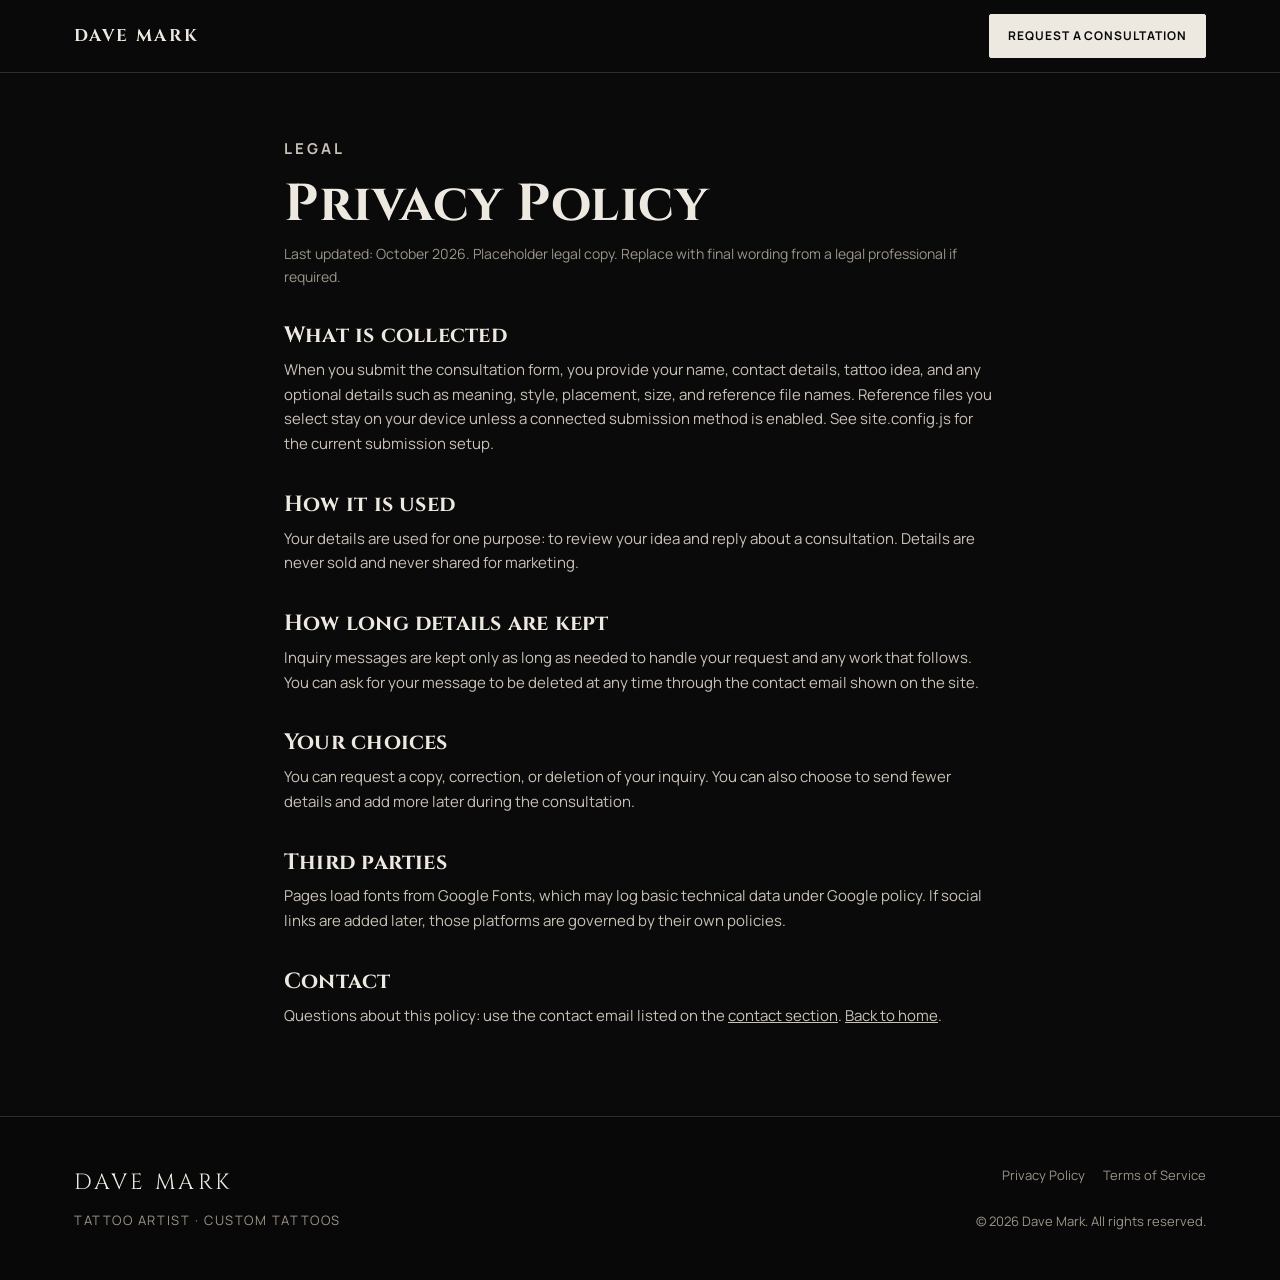
<file: privacy.html>
<!DOCTYPE html>
<html lang="en">
<head>
<meta charset="UTF-8" />
<meta name="viewport" content="width=device-width, initial-scale=1.0" />
<title>Privacy Policy · Dave Mark Tattoo Artist</title>
<meta name="description" content="Privacy policy for Dave Mark tattoo consultation inquiries. How inquiry details are handled." />
<link rel="icon" href="assets/dm-mark.svg" type="image/svg+xml" />
<link rel="preconnect" href="https://fonts.googleapis.com" />
<link rel="preconnect" href="https://fonts.gstatic.com" crossorigin />
<link href="https://fonts.googleapis.com/css2?family=Cinzel:wght@400;600&family=Manrope:wght@400;600&display=swap" rel="stylesheet" />
<link rel="stylesheet" href="styles.css" />
</head>
<body>
<a class="skip" href="#main">Skip to content</a>
<header class="site-header">
  <div class="wrap header-inner">
    <a href="index.html#home" class="brand" aria-label="Dave Mark home">
      <span class="brand-text"><span class="brand-name">DAVE MARK</span></span>
    </a>
    <div class="header-actions">
      <a href="index.html#consultation" class="btn btn-light btn-sm">Request a Consultation</a>
    </div>
  </div>
</header>
<main id="main">
  <div class="wrap legal">
    <p class="kicker">Legal</p>
    <h1>Privacy Policy</h1>
    <p class="updated">Last updated: October 2026. Placeholder legal copy. Replace with final wording from a legal professional if required.</p>
    <h2>What is collected</h2>
    <p>When you submit the consultation form, you provide your name, contact details, tattoo idea, and any optional details such as meaning, style, placement, size, and reference file names. Reference files you select stay on your device unless a connected submission method is enabled. See site.config.js for the current submission setup.</p>
    <h2>How it is used</h2>
    <p>Your details are used for one purpose: to review your idea and reply about a consultation. Details are never sold and never shared for marketing.</p>
    <h2>How long details are kept</h2>
    <p>Inquiry messages are kept only as long as needed to handle your request and any work that follows. You can ask for your message to be deleted at any time through the contact email shown on the site.</p>
    <h2>Your choices</h2>
    <p>You can request a copy, correction, or deletion of your inquiry. You can also choose to send fewer details and add more later during the consultation.</p>
    <h2>Third parties</h2>
    <p>Pages load fonts from Google Fonts, which may log basic technical data under Google policy. If social links are added later, those platforms are governed by their own policies.</p>
    <h2>Contact</h2>
    <p>Questions about this policy: use the contact email listed on the <a href="index.html#contact">contact section</a>. <a href="index.html#home">Back to home</a>.</p>
  </div>
</main>
<footer class="footer">
  <div class="wrap footer-inner">
    <div class="foot-brand">
      <p class="foot-name">DAVE MARK</p>
      <p class="foot-sub">Tattoo Artist · Custom Tattoos</p>
    </div>
    <div class="foot-right">
      <div class="foot-legal">
        <a href="privacy.html">Privacy Policy</a>
        <a href="terms.html">Terms of Service</a>
      </div>
      <p class="foot-small">© <span id="year">2026</span> Dave Mark. All rights reserved.</p>
    </div>
  </div>
</footer>
<script>document.getElementById('year').textContent=new Date().getFullYear();</script>
</body>
</html>
</file>
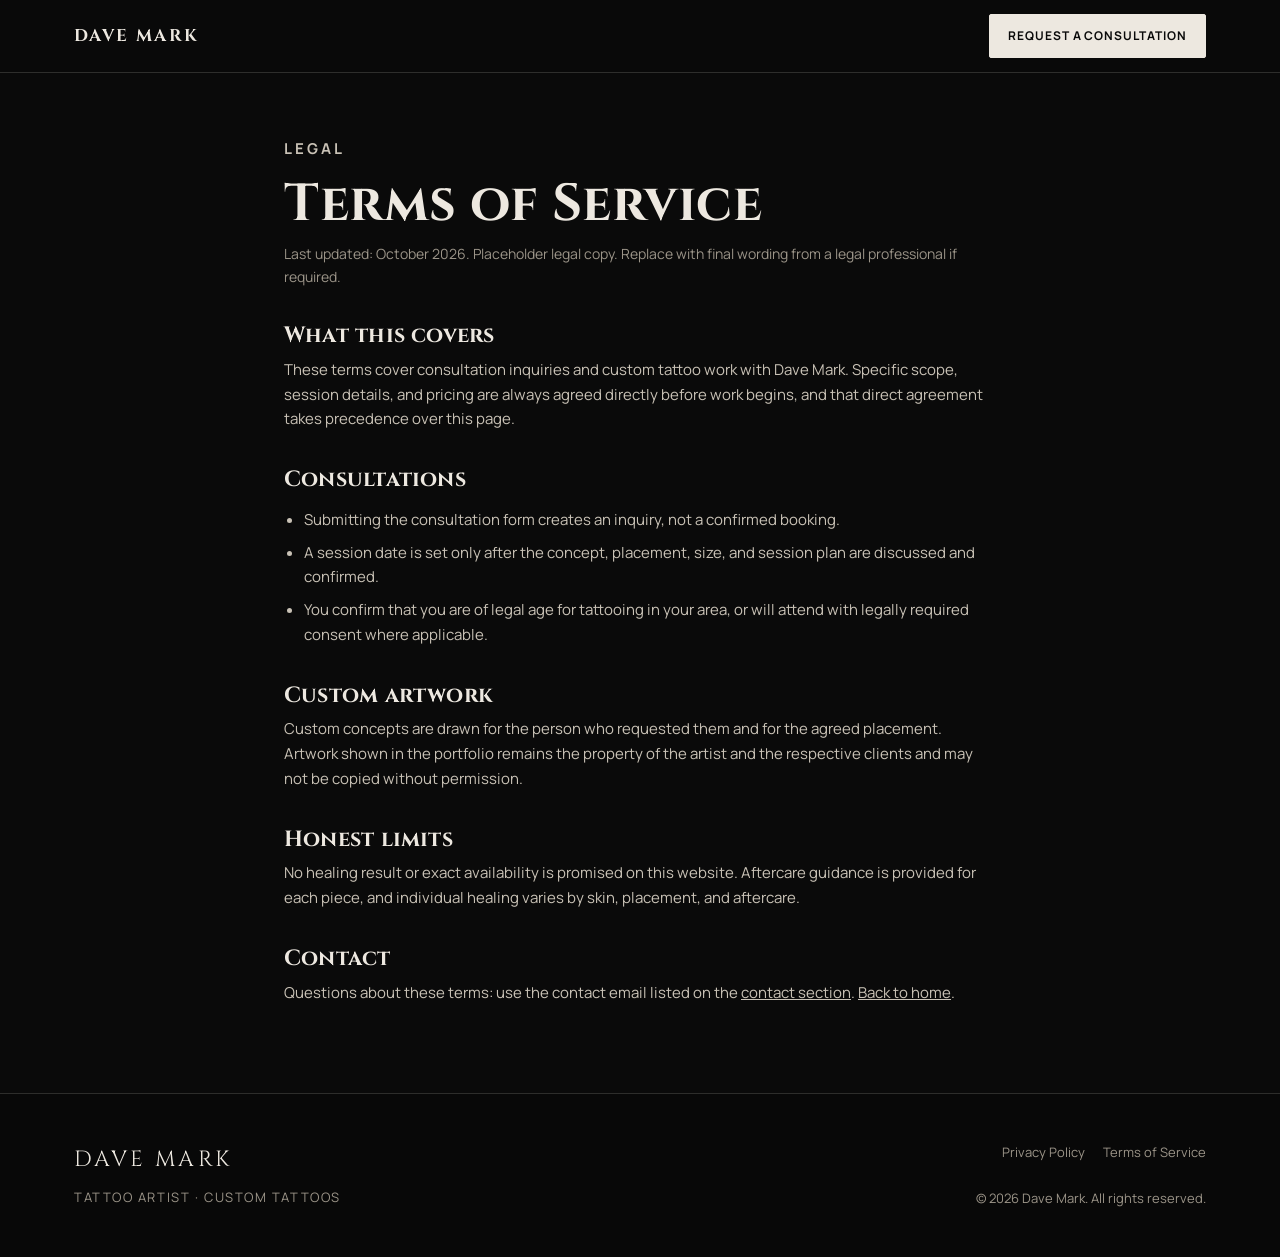
<file: terms.html>
<!DOCTYPE html>
<html lang="en">
<head>
<meta charset="UTF-8" />
<meta name="viewport" content="width=device-width, initial-scale=1.0" />
<title>Terms of Service · Dave Mark Tattoo Artist</title>
<meta name="description" content="Terms of service for Dave Mark tattoo consultation inquiries and custom tattoo work." />
<link rel="icon" href="assets/dm-mark.svg" type="image/svg+xml" />
<link rel="preconnect" href="https://fonts.googleapis.com" />
<link rel="preconnect" href="https://fonts.gstatic.com" crossorigin />
<link href="https://fonts.googleapis.com/css2?family=Cinzel:wght@400;600&family=Manrope:wght@400;600&display=swap" rel="stylesheet" />
<link rel="stylesheet" href="styles.css" />
</head>
<body>
<a class="skip" href="#main">Skip to content</a>
<header class="site-header">
  <div class="wrap header-inner">
    <a href="index.html#home" class="brand" aria-label="Dave Mark home">
      <span class="brand-text"><span class="brand-name">DAVE MARK</span></span>
    </a>
    <div class="header-actions">
      <a href="index.html#consultation" class="btn btn-light btn-sm">Request a Consultation</a>
    </div>
  </div>
</header>
<main id="main">
  <div class="wrap legal">
    <p class="kicker">Legal</p>
    <h1>Terms of Service</h1>
    <p class="updated">Last updated: October 2026. Placeholder legal copy. Replace with final wording from a legal professional if required.</p>
    <h2>What this covers</h2>
    <p>These terms cover consultation inquiries and custom tattoo work with Dave Mark. Specific scope, session details, and pricing are always agreed directly before work begins, and that direct agreement takes precedence over this page.</p>
    <h2>Consultations</h2>
    <ul>
      <li>Submitting the consultation form creates an inquiry, not a confirmed booking.</li>
      <li>A session date is set only after the concept, placement, size, and session plan are discussed and confirmed.</li>
      <li>You confirm that you are of legal age for tattooing in your area, or will attend with legally required consent where applicable.</li>
    </ul>
    <h2>Custom artwork</h2>
    <p>Custom concepts are drawn for the person who requested them and for the agreed placement. Artwork shown in the portfolio remains the property of the artist and the respective clients and may not be copied without permission.</p>
    <h2>Honest limits</h2>
    <p>No healing result or exact availability is promised on this website. Aftercare guidance is provided for each piece, and individual healing varies by skin, placement, and aftercare.</p>
    <h2>Contact</h2>
    <p>Questions about these terms: use the contact email listed on the <a href="index.html#contact">contact section</a>. <a href="index.html#home">Back to home</a>.</p>
  </div>
</main>
<footer class="footer">
  <div class="wrap footer-inner">
    <div class="foot-brand">
      <p class="foot-name">DAVE MARK</p>
      <p class="foot-sub">Tattoo Artist · Custom Tattoos</p>
    </div>
    <div class="foot-right">
      <div class="foot-legal">
        <a href="privacy.html">Privacy Policy</a>
        <a href="terms.html">Terms of Service</a>
      </div>
      <p class="foot-small">© <span id="year">2026</span> Dave Mark. All rights reserved.</p>
    </div>
  </div>
</footer>
<script>document.getElementById('year').textContent=new Date().getFullYear();</script>
</body>
</html>
</file>
<file: styles.css>
/* Dave Mark · dark editorial system. Monochrome, sharp edges, artwork first. */
:root{
  --black:#0A0A0A;
  --coal:#131313;
  --panel:#161616;
  --panel-2:#1C1C1C;
  --line:rgba(237,232,224,.16);
  --line-strong:rgba(237,232,224,.34);
  --paper:#EDE8E0;
  --paper-dim:#C9C2B6;
  --muted:#9B9488;
  --silver:#B8B2A6;
  --focus:#EDE8E0;
  --radius:2px;
  --font-display:"Cinzel",Georgia,serif;
  --font-serif:"Cormorant Garamond",Georgia,serif;
  --font-body:"Manrope",-apple-system,"Segoe UI",Arial,sans-serif;
  --wrap:1180px;
}
*{box-sizing:border-box}
html{scroll-behavior:smooth}
body{
  margin:0;background:var(--black);color:var(--paper);
  font-family:var(--font-body);font-size:16px;line-height:1.65;
  -webkit-font-smoothing:antialiased;overflow-x:hidden;
}
::selection{background:var(--paper);color:var(--black)}
h1,h2,h3{margin:0;line-height:1.08;letter-spacing:.01em}
p{margin:0}
a{color:inherit}
img{max-width:100%;display:block}
.wrap{max-width:var(--wrap);margin:0 auto;padding:0 24px}
.skip{position:absolute;left:-999px;background:var(--paper);color:var(--black);padding:8px 14px;z-index:99}
.skip:focus{left:12px;top:12px}
:focus-visible{outline:2px solid var(--paper);outline-offset:3px}

/* header */
.site-header{position:sticky;top:0;z-index:50;background:rgba(10,10,10,.96);border-bottom:1px solid var(--line)}
.header-inner{display:flex;align-items:center;justify-content:space-between;height:72px;gap:16px}
.brand{display:flex;align-items:center;gap:12px;text-decoration:none}
.brand-text{display:flex;flex-direction:column;line-height:1.1}
.brand-name{font-family:var(--font-display);font-weight:700;font-size:17px;letter-spacing:.14em}
.brand-sub{font-size:10px;letter-spacing:.32em;color:var(--muted);font-weight:600}
.desktop-nav{display:flex;gap:26px}
.nav-link{text-decoration:none;font-size:13px;font-weight:600;letter-spacing:.12em;text-transform:uppercase;color:var(--paper-dim);padding:6px 0;border-bottom:1px solid transparent}
.nav-link.is-active{color:var(--paper);border-color:var(--paper)}
.header-actions{display:flex;align-items:center;gap:12px}
.menu-btn{display:none;background:none;border:1px solid var(--line-strong);border-radius:var(--radius);width:44px;height:44px;cursor:pointer;flex-direction:column;gap:6px;align-items:center;justify-content:center}
.menu-btn span{display:block;width:18px;height:2px;background:var(--paper)}
.mobile-menu{border-top:1px solid var(--line);padding:12px 24px 20px;background:var(--black)}
.mobile-menu nav{display:flex;flex-direction:column}
.mobile-menu a{padding:13px 4px;text-decoration:none;font-weight:600;font-size:16px;border-bottom:1px solid var(--line)}
.mobile-menu a.btn{margin-top:14px;text-align:center;border-bottom:none}

/* buttons, no motion */
.btn{display:inline-flex;align-items:center;justify-content:center;text-decoration:none;font-weight:700;font-size:14px;letter-spacing:.08em;text-transform:uppercase;padding:15px 26px;border-radius:var(--radius);border:1px solid transparent;cursor:pointer}
.btn-light{background:var(--paper);color:var(--black);border-color:var(--paper)}
.btn-outline{border-color:var(--line-strong);color:var(--paper);background:transparent}
.btn-dark{background:var(--paper);color:var(--black);border-color:var(--paper)}
.btn-sm{padding:11px 18px;font-size:12px}
.btn-full{width:100%}
.text-link{font-weight:700;font-size:14px;letter-spacing:.04em;color:var(--paper);text-decoration:none;border-bottom:1px solid var(--silver);padding-bottom:2px;background:none;border-top:none;border-left:none;border-right:none;cursor:pointer;font-family:var(--font-body)}
.inline-ctas{display:flex;gap:22px;align-items:center;margin-top:26px;flex-wrap:wrap}

/* hero */
.hero{padding:72px 0 0;border-bottom:1px solid var(--line)}
.hero-grid{display:grid;grid-template-columns:1.05fr .95fr;gap:64px;align-items:start}
.hero-eyebrow{font-size:12px;font-weight:700;letter-spacing:.2em;text-transform:uppercase;color:var(--muted)}
.hero-title{margin-top:18px}
.hero-name{display:block;font-family:var(--font-display);font-weight:700;font-size:clamp(48px,7vw,92px);letter-spacing:.06em}
.hero-role{display:block;font-size:13px;letter-spacing:.5em;font-weight:600;color:var(--paper-dim);margin-top:10px}
.hero-statement{font-family:var(--font-serif);font-size:clamp(21px,2.6vw,28px);line-height:1.4;margin-top:22px;color:var(--paper);max-width:34ch}
.hero-ctas{display:flex;gap:12px;margin-top:30px;flex-wrap:wrap}
.hero-facts{display:grid;grid-template-columns:repeat(3,1fr);gap:16px;margin:36px 0 0;padding:22px 0 0;border-top:1px solid var(--line)}
.hero-facts div{display:grid;gap:6px}
.hero-facts dt{font-size:11px;letter-spacing:.18em;text-transform:uppercase;color:var(--muted);font-weight:700}
.hero-facts dd{margin:0;font-size:14px;color:var(--paper-dim)}
.hero-frame{margin:0;border:1px solid var(--line-strong);background:var(--coal);position:relative}
.hero-frame img{width:100%;aspect-ratio:4/5;object-fit:cover;object-position:center 20%;position:relative;z-index:2;background:var(--coal)}
.hero-frame figcaption{display:flex;justify-content:space-between;gap:12px;padding:12px 14px;font-size:12px;letter-spacing:.08em;text-transform:uppercase;color:var(--muted);border-top:1px solid var(--line)}
.hero-note{font-size:13px;color:var(--muted);margin-top:12px}
.hero-rule{display:flex;align-items:center;gap:14px;flex-wrap:wrap;margin-top:56px;padding:18px 24px;border-top:1px solid var(--line);font-family:var(--font-display);font-size:13px;letter-spacing:.18em;text-transform:uppercase;color:var(--paper-dim)}
.rule-sep{color:var(--muted)}

/* skeleton */
.skeleton{position:absolute;inset:0;background:#1E1E1E;z-index:1}
.skeleton::after{content:"";position:absolute;inset:0;background:#262626;opacity:.6}
figure img.loaded + figcaption,figure img.loaded{position:relative}
figure img{opacity:0}
figure img.loaded{opacity:1}
figure img.img-missing{opacity:0;display:none}
figure:has(img.loaded) .skeleton{display:none}
figure:has(img.img-missing) .skeleton::after{content:"Artwork file pending: add image to assets/tattoos/";display:flex;align-items:center;justify-content:center;text-align:center;padding:24px;font-size:13px;color:var(--muted);background:#1A1A1A}

/* sections */
.section{padding:88px 0}
.section-band{background:var(--coal);border-top:1px solid var(--line);border-bottom:1px solid var(--line)}
.kicker{font-size:12px;font-weight:700;letter-spacing:.2em;text-transform:uppercase;color:var(--muted);margin:0 0 14px}
.section-title{font-family:var(--font-display);font-weight:600;font-size:clamp(28px,3.8vw,46px);letter-spacing:.02em;max-width:22ch}
.section-lead{color:var(--paper-dim);margin-top:14px;max-width:60ch;font-size:16px}
.section-head{display:flex;justify-content:space-between;gap:32px;align-items:end;flex-wrap:wrap}

/* editorial feature */
.editorial-feature{margin-top:44px;display:grid;grid-template-columns:1.4fr .9fr;gap:20px}
.ed-large,.ed-small{margin:0;border:1px solid var(--line-strong);background:#101010;position:relative}
.ed-large img{width:100%;aspect-ratio:4/5;object-fit:cover;object-position:center top}
.ed-side{display:grid;gap:20px}
.ed-small img{width:100%;aspect-ratio:1/1;object-fit:cover;object-position:center 20%}
.ed-large figcaption,.ed-small figcaption{display:flex;justify-content:space-between;gap:10px;padding:12px 14px;font-size:12px;letter-spacing:.06em;text-transform:uppercase;color:var(--muted);border-top:1px solid var(--line);flex-wrap:wrap}

/* artist */
.artist-grid{display:grid;grid-template-columns:1fr 1fr;gap:64px;align-items:start}
.artist-quote{font-family:var(--font-serif);font-size:clamp(22px,2.6vw,30px);line-height:1.4;margin:24px 0 0;padding-left:20px;border-left:1px solid var(--silver);color:var(--paper)}
.artist-copy p{color:var(--paper-dim);margin-top:16px}
.artist-list{margin-top:28px;border-top:1px solid var(--line-strong);display:grid}
.artist-list div{display:grid;grid-template-columns:44px 1fr;gap:16px;padding:18px 0;border-bottom:1px solid var(--line);align-items:start}
.al-no{font-family:var(--font-display);font-size:13px;border:1px solid var(--line-strong);width:32px;height:32px;display:flex;align-items:center;justify-content:center}
.artist-list strong{color:var(--paper)}
.placeholder-note{font-size:13px;color:var(--muted);border:1px dashed var(--line-strong);padding:14px;margin-top:22px}

/* styles */
.style-rows{margin-top:48px;border-top:1px solid var(--line-strong)}
.style-row{display:grid;grid-template-columns:1fr 1fr;gap:56px;padding:48px 0;border-bottom:1px solid var(--line-strong);align-items:center}
.style-row.flip .style-text{order:2}
.style-row.flip .style-fig{order:1}
.style-no{font-family:var(--font-display);font-size:13px;letter-spacing:.2em;color:var(--muted)}
.style-row h3{font-family:var(--font-display);font-size:clamp(26px,3vw,38px);margin:10px 0 14px;letter-spacing:.03em}
.style-desc{color:var(--paper-dim)}
.style-meta{margin-top:14px;font-size:13px;letter-spacing:.06em;text-transform:uppercase;color:var(--muted)}
.style-row .text-link{display:inline-block;margin-top:18px}
.style-fig{margin:0;border:1px solid var(--line-strong);background:#101010;position:relative}
.style-fig img{width:100%;aspect-ratio:4/5;object-fit:cover;object-position:center 20%}
.style-fig figcaption{padding:12px 14px;font-size:12px;letter-spacing:.06em;text-transform:uppercase;color:var(--muted);border-top:1px solid var(--line)}

/* portfolio */
.filter-bar{display:flex;gap:10px;flex-wrap:wrap;margin-top:32px}
.filter-btn{background:transparent;color:var(--paper-dim);border:1px solid var(--line-strong);border-radius:var(--radius);padding:10px 16px;font:inherit;font-size:13px;font-weight:600;letter-spacing:.06em;text-transform:uppercase;cursor:pointer}
.filter-btn.is-active{background:var(--paper);color:var(--black);border-color:var(--paper)}
.gallery-count{font-size:13px;color:var(--muted);letter-spacing:.06em;text-transform:uppercase}
.gallery{margin-top:28px;display:grid;grid-template-columns:repeat(3,1fr);gap:20px}
.g-item{margin:0;border:1px solid var(--line);background:#101010;position:relative;padding:0}
.g-btn{display:block;width:100%;padding:0;margin:0;background:none;border:none;color:inherit;font:inherit;cursor:pointer;text-align:left}
.g-btn img{width:100%;height:100%;object-fit:cover;object-position:center 20%;aspect-ratio:3/4}
.g-item.tall .g-btn img{aspect-ratio:3/4}
.g-item.wide{grid-column:span 2}
.g-item.wide .g-btn img{aspect-ratio:16/11}
.g-item figcaption{padding:12px 14px;border-top:1px solid var(--line)}
.g-item figcaption strong{display:block;font-size:13px;letter-spacing:.06em;text-transform:uppercase}
.g-item figcaption span{font-size:13px;color:var(--muted)}
.g-btn:focus-visible{outline:2px solid var(--paper);outline-offset:-2px}
.g-btn > div{min-height:320px}
.gallery .skeleton{min-height:320px}
.gallery-foot{margin-top:32px;border-top:1px solid var(--line);padding-top:28px;display:flex;justify-content:space-between;gap:24px;align-items:center;flex-wrap:wrap}
.gallery-foot p{color:var(--paper-dim);max-width:52ch}

/* process */
.process-list{list-style:none;margin:48px 0 0;padding:0;border-top:1px solid var(--line-strong)}
.process-list li{display:grid;grid-template-columns:96px 1fr;gap:24px;padding:32px 0;border-bottom:1px solid var(--line-strong);align-items:start}
.p-no{font-family:var(--font-display);font-size:28px;color:var(--silver)}
.process-list h3{font-family:var(--font-display);font-size:clamp(20px,2.4vw,26px);letter-spacing:.02em}
.process-list p{color:var(--paper-dim);margin-top:10px;max-width:64ch}
.p-need{font-size:14px;color:var(--muted)}
.p-need span{color:var(--paper);font-weight:700}

/* consultation */
.consult-grid{display:grid;grid-template-columns:.9fr 1.1fr;gap:56px;align-items:start}
.consult-points{margin-top:28px;border-top:1px solid var(--line-strong)}
.consult-points div{display:grid;grid-template-columns:36px 1fr;gap:12px;padding:16px 0;border-bottom:1px solid var(--line);align-items:start}
.cp-no{font-family:var(--font-display);font-size:12px;border:1px solid var(--line-strong);width:28px;height:28px;display:flex;align-items:center;justify-content:center}
.consult-points p{color:var(--paper-dim);font-size:15px}
.consult-contact{margin-top:28px;border:1px solid var(--line-strong);padding:20px}
.cc-label{font-size:11px;letter-spacing:.18em;text-transform:uppercase;color:var(--muted);font-weight:700}
.cc-line{display:grid;gap:2px;margin-top:12px}
.cc-line span{font-size:12px;letter-spacing:.14em;text-transform:uppercase;color:var(--muted)}
.cc-line a{font-weight:700}
.cc-note{font-size:13px;color:var(--muted);margin-top:12px}
.consult-form{background:#0F0F0F;border:1px solid var(--line-strong);padding:28px;color:var(--paper)}
.form-intro{font-size:14px;color:var(--muted);margin-bottom:20px}
.field-row{display:grid;grid-template-columns:1fr 1fr;gap:14px}
.field{display:grid;gap:8px;margin-bottom:16px}
.field label{font-size:13px;font-weight:600;color:var(--paper)}
.optional{color:var(--muted);font-weight:400}
.field input,.field select,.field textarea{font:inherit;font-size:15px;padding:13px 14px;border:1px solid #333;background:#1A1A1A;color:var(--paper);width:100%;border-radius:var(--radius)}
.field input::placeholder,.field textarea::placeholder{color:#7A746A}
.field input:focus,.field select:focus,.field textarea:focus{outline:2px solid var(--paper);border-color:var(--paper)}
.field input[type="file"]{padding:12px;background:#141414}
.field-hint{font-size:13px;color:var(--muted)}
.file-list{list-style:none;margin:8px 0 0;padding:0;display:grid;gap:6px;font-size:13px;color:var(--paper-dim)}
.field .error-msg{display:none;font-size:13px;color:#E8A0A0}
.field.invalid .error-msg{display:block}
.field.invalid input,.field.invalid textarea{border-color:#8C3A3A}
.consent{display:flex;gap:12px;align-items:flex-start;margin:18px 0 12px}
.consent input{width:20px;height:20px;margin-top:2px;accent-color:var(--paper)}
.consent label{font-size:14px;color:var(--paper-dim)}
.consent .error-msg{display:none;font-size:13px;color:#E8A0A0}
.consent.invalid .error-msg{display:block}
.privacy-note{font-size:13px;color:var(--muted);margin:0 0 18px}
.privacy-note a{color:var(--paper)}
.form-note{font-size:14px;color:var(--paper-dim);margin-top:12px;min-height:20px}
.form-success{border:1px solid var(--line-strong);padding:24px}
.fs-title{font-family:var(--font-display);font-size:24px}
.form-success p{margin-top:10px;color:var(--paper-dim)}
.form-success .btn{margin-top:18px}

/* contact */
.contact-grid{display:grid;grid-template-columns:.9fr 1.1fr;gap:56px;align-items:start}
.contact-lines{list-style:none;margin:0;padding:0;border-top:1px solid var(--line-strong)}
.contact-lines li{display:grid;gap:4px;padding:20px 0;border-bottom:1px solid var(--line-strong)}
.cl-label{font-size:11px;letter-spacing:.18em;text-transform:uppercase;color:var(--muted);font-weight:700}
.cl-hint{font-size:13px;color:var(--muted)}

/* footer */
.footer{background:#080808;border-top:1px solid var(--line);margin-top:0;color:var(--paper-dim)}
.footer-inner{display:flex;justify-content:space-between;gap:32px;padding:48px 24px;align-items:start;flex-wrap:wrap}
.foot-name{font-family:var(--font-display);font-size:22px;letter-spacing:.14em;color:var(--paper);margin:0}
.foot-sub{font-size:13px;letter-spacing:.12em;text-transform:uppercase;color:var(--muted);margin-top:8px}
.foot-small{font-size:13px;color:var(--muted);margin-top:10px}
.foot-nav{display:flex;gap:18px;flex-wrap:wrap;max-width:320px}
.foot-nav a{text-decoration:none;font-size:14px}
.foot-right{text-align:right;display:grid;gap:14px;justify-items:end}
.foot-legal{display:flex;gap:18px;font-size:13px}
.foot-legal a{color:var(--muted);text-decoration:none}

/* lightbox */
.lightbox{position:fixed;inset:0;z-index:100;display:flex;align-items:center;justify-content:center;padding:20px}
.lightbox[hidden]{display:none}
.lb-backdrop{position:absolute;inset:0;background:rgba(0,0,0,.88)}
.lb-card{position:relative;background:#111;border:1px solid var(--line-strong);max-width:860px;width:100%;max-height:90vh;overflow:auto;padding:20px}
.lb-card img{width:100%;max-height:68vh;object-fit:contain;background:#000}
.lb-card figcaption{margin-top:12px;font-size:14px;color:var(--paper-dim)}
.lb-close{position:absolute;top:10px;right:10px;background:var(--paper);color:#000;border:none;border-radius:var(--radius);padding:8px 14px;font:inherit;font-size:12px;font-weight:700;letter-spacing:.08em;text-transform:uppercase;cursor:pointer}
.lb-nav{display:flex;align-items:center;justify-content:space-between;margin-top:14px}
.lb-nav button{background:transparent;color:var(--paper);border:1px solid var(--line-strong);border-radius:var(--radius);padding:10px 18px;font:inherit;font-size:13px;font-weight:600;cursor:pointer}
#lbCount{font-size:13px;color:var(--muted)}

/* legal */
.legal{max-width:760px;padding:64px 24px 88px}
.legal h1{font-family:var(--font-display);font-size:clamp(32px,5vw,52px)}
.legal .updated{color:var(--muted);font-size:14px;margin-top:10px}
.legal h2{font-family:var(--font-display);font-size:22px;margin:36px 0 10px}
.legal p,.legal li{color:var(--paper-dim);font-size:15px}
.legal ul{padding-left:20px;display:grid;gap:8px}

/* reveal, restrained opacity only */
.reveal{opacity:0}
.reveal.in{opacity:1}
@media(prefers-reduced-motion:no-preference){
  .reveal{transition:opacity .5s ease}
  .lightbox:not([hidden]) .lb-card{transition:opacity .18s ease}
}
@media(prefers-reduced-motion:reduce){
  html{scroll-behavior:auto}
  .reveal{opacity:1}
}

@media(max-width:1020px){
  .editorial-feature{grid-template-columns:1fr}
  .gallery{grid-template-columns:1fr 1fr}
  .g-item.wide{grid-column:span 2}
}
@media(max-width:900px){
  .desktop-nav{display:none}
  .menu-btn{display:flex}
  .brand-sub{display:none}
  .hero-grid,.artist-grid,.consult-grid,.contact-grid{grid-template-columns:1fr}
  .hero{padding-top:44px}
  .style-row{grid-template-columns:1fr;gap:24px}
  .style-row.flip .style-text{order:1}
  .style-row.flip .style-fig{order:2}
  .hero-facts{grid-template-columns:1fr;gap:12px}
  .field-row{grid-template-columns:1fr}
  .footer-inner{flex-direction:column}
  .foot-right{text-align:left;justify-items:start}
  .process-list li{grid-template-columns:56px 1fr;gap:16px}
}
@media(max-width:600px){
  .gallery{grid-template-columns:1fr}
  .g-item.wide{grid-column:span 1}
  .g-item.wide img{aspect-ratio:3/4}
  .section{padding:64px 0}
  .hero-rule{font-size:11px}
}
</file>
